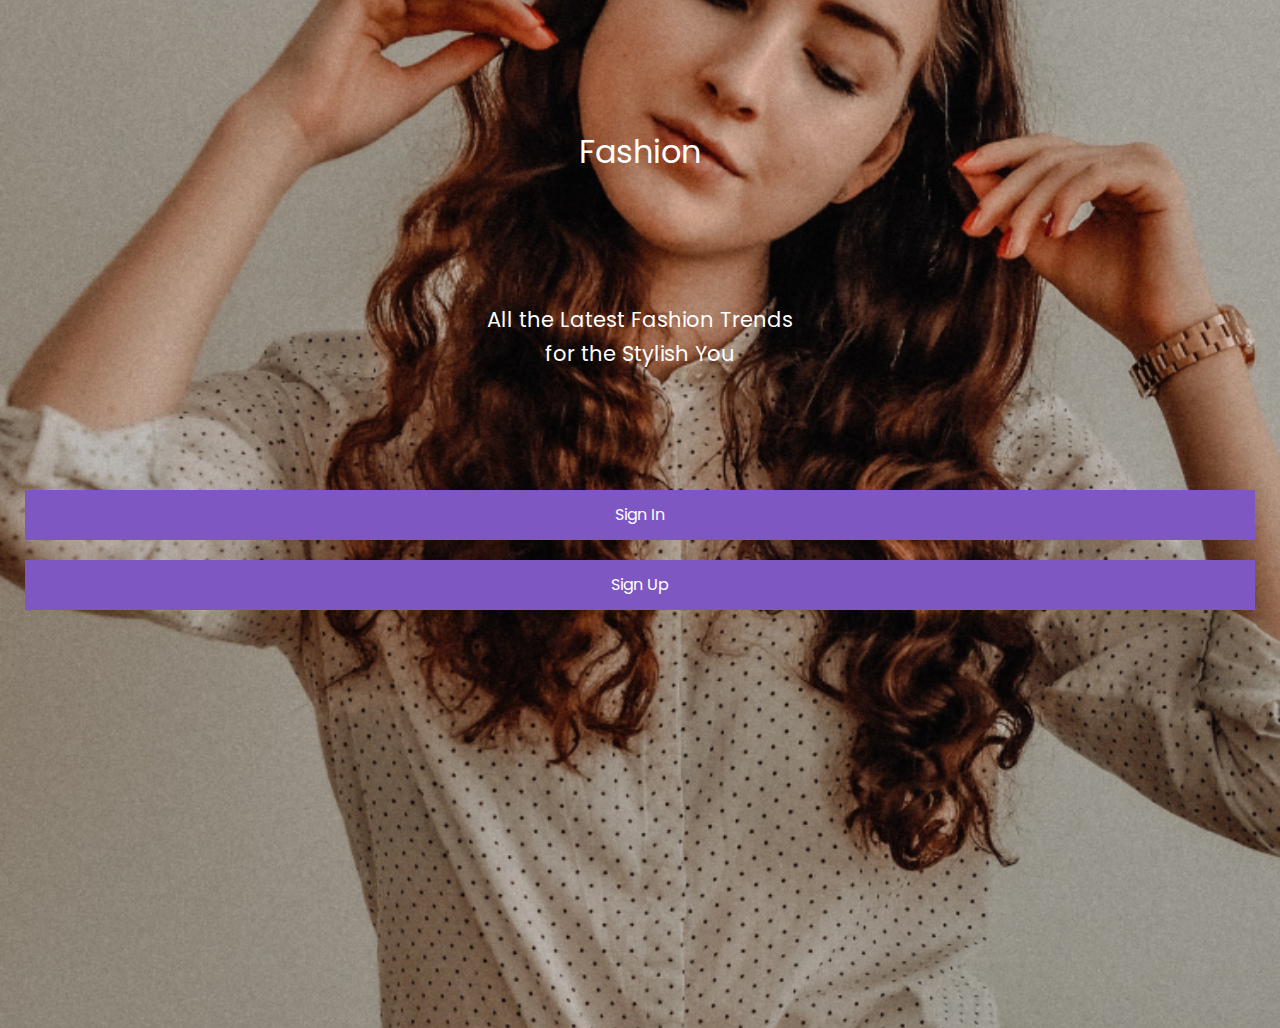
<file: index.html>
<!DOCTYPE html>
<html lang="en">
<head>
    <meta charset="UTF-8">
    <meta http-equiv="X-UA-Compatible" content="IE=edge">
    <meta name="viewport" content="width=device-width, initial-scale=1.0">
    <title>Welcome</title>
    <!-- <link rel="stylesheet" href="css/reset.css"> -->
    <link rel="stylesheet" href="css/style.css">

    <link rel="stylesheet" href="https://cdnjs.cloudflare.com/ajax/libs/font-awesome/5.9.0/css/all.min.css" />

    <!-- <link href="https://fonts.googleapis.com/css2?family=Poppins:wght@300;400;500;600;700&display=swap" rel="stylesheet"> -->
</head>
<body class="welcome">
    <div class="container">
        <h1 class="main-tt text-center">Fashion</h1>
        <p>All the Latest Fashion Trends for the Stylish You</p>

        <p class="sign_links">
            <a href="signIn.html" class="btn">Sign In</a>
            <a href="signup.html" class="btn">Sign Up</a>
        </p>
    </div>
   
</body>
</html>
</file>
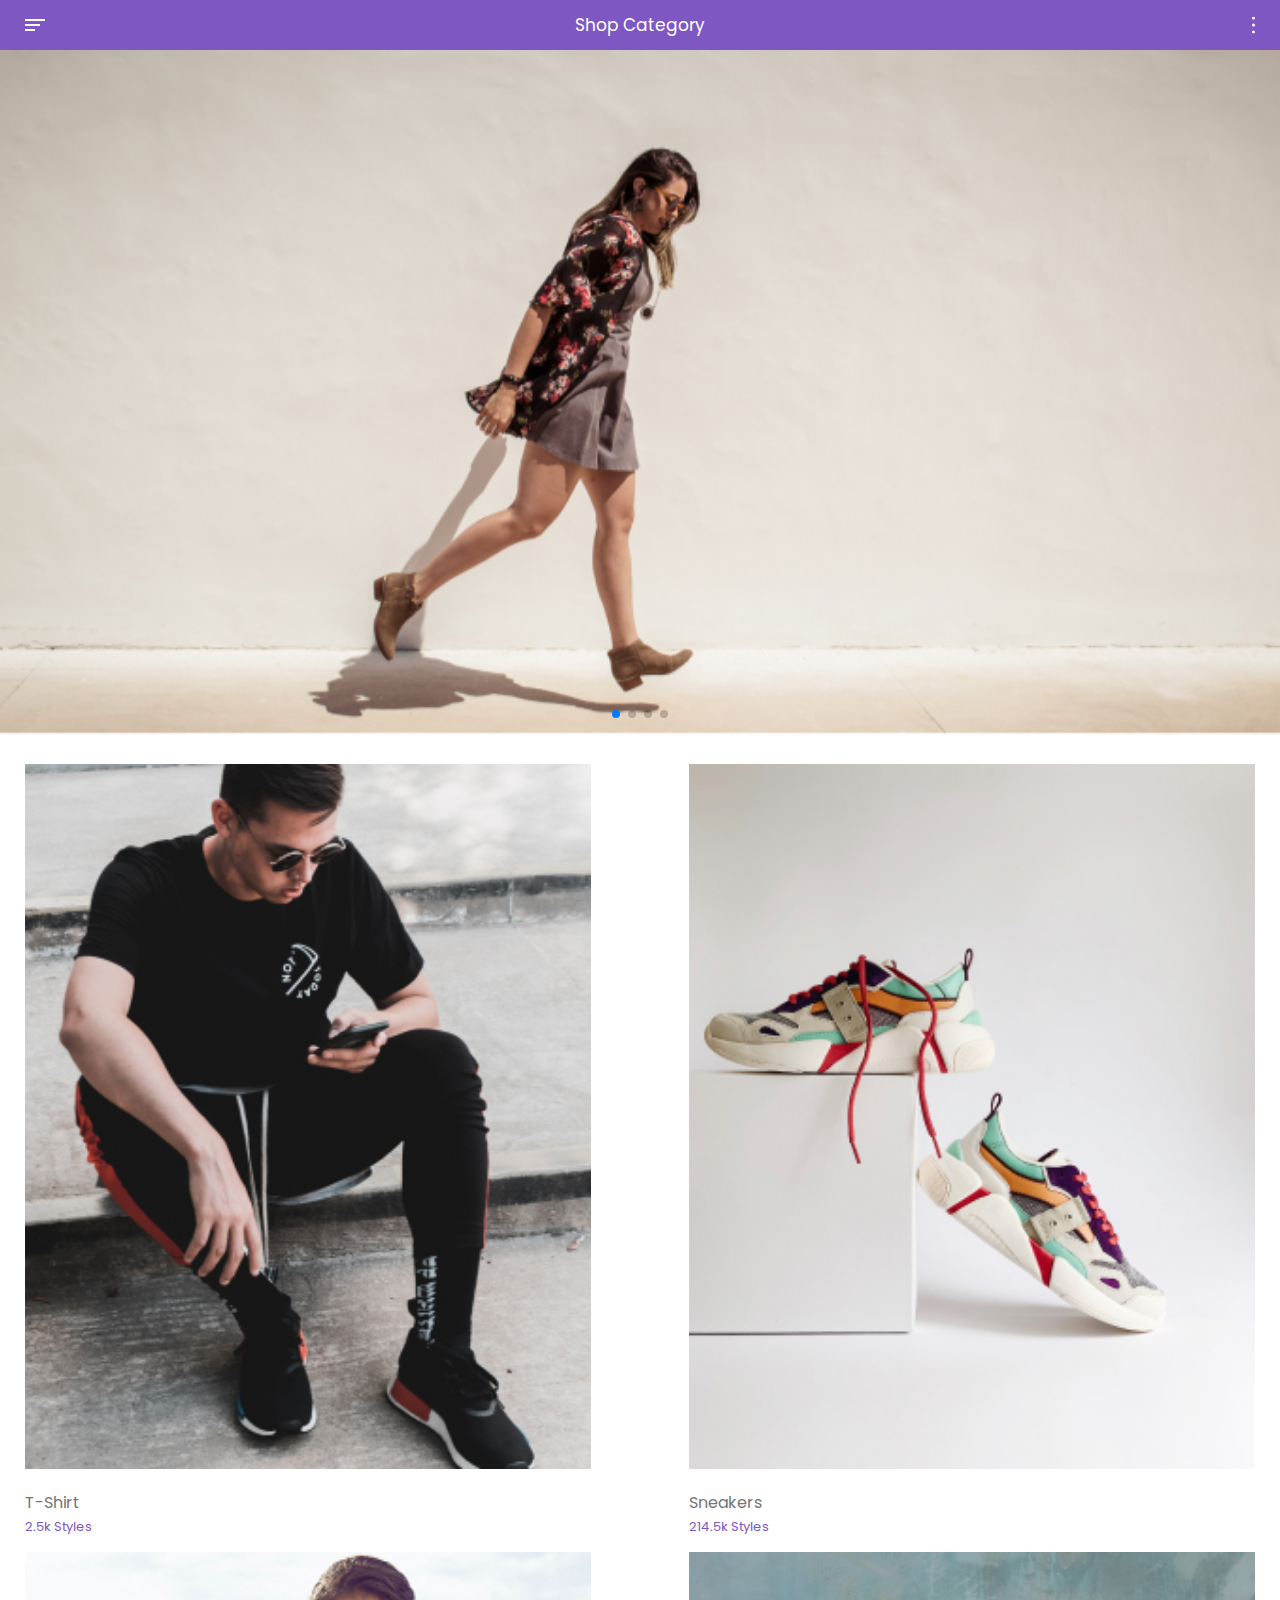
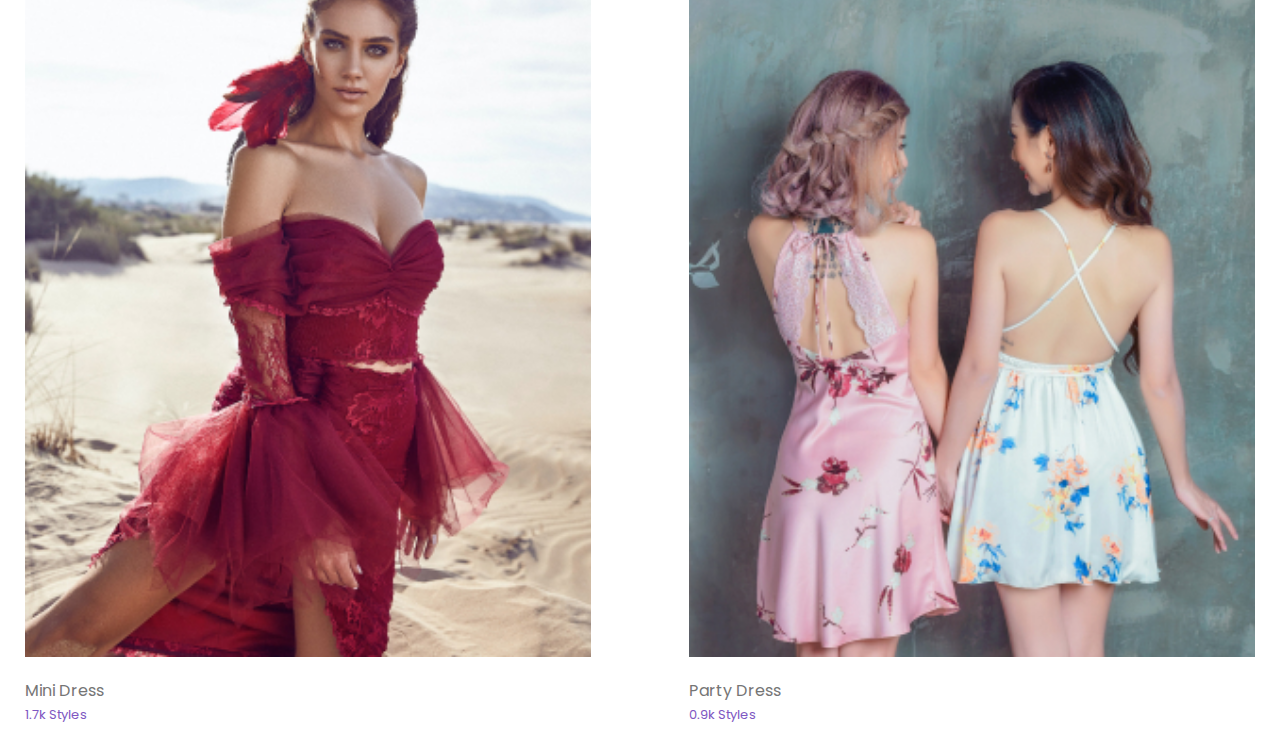
<file: category.html>
<!DOCTYPE html>
<html lang="en">

<head>
    <meta charset="UTF-8">
    <meta http-equiv="X-UA-Compatible" content="IE=edge">
    <meta name="viewport" content="width=device-width, initial-scale=1.0">
    <title>Shop Category</title>
    <link rel="stylesheet" href="https://cdn.jsdelivr.net/npm/swiper@9/swiper-bundle.min.css" />
    <link rel="stylesheet" href="css/style.css">

</head>

<body>
    <header>
        <img src="images/menu_Icon_left.svg" alt="menu_Icon" class="menu_Icon_left">
        <h2>Shop Category</h2>
        <img src="images/menu_Icon_right.svg" alt="menu_Icon" class="menu_Icon_right">
    </header>

    <!-- Slider main container -->
    <div class="category_slide">
        <div class="swiper-wrapper">
            <div class="swiper-slide">
                <img src="images/caterory_slide_01.jpg" alt="caterory_slide_01">
            </div>
            <div class="swiper-slide">
                <img src="images/caterory_slide_02.jpg" alt="caterory_slide_02">
            </div>
            <div class="swiper-slide">
                <img src="images/caterory_slide_03.jpg" alt="caterory_slide_03">
            </div>
            <div class="swiper-slide">
                <img src="images/caterory_slide_04.jpg" alt="caterory_slide_04">
            </div>
        </div>
        <!-- If we need pagination -->
        <div class="swiper-pagination"></div>

        <ul class="category_list container clearfix">
            <li>
                <img src="./images/category_product_01.jpg" alt="">
                <h3>T-Shirt</h3>
                <h4>2.5k Styles</h4>
            </li>
            <li>
                <img src="./images/category_product_02.jpg" alt="">
                <h3>Sneakers</h3>
                <h4>214.5k Styles</h4>
            </li>
            <li>
                <img src="./images/category_product_03.jpg" alt="">
                <h3>Mini Dress</h3>
                <h4>1.7k Styles</h4>
            </li>
            <li>
                <img src="./images/category_product_04.jpg" alt="">
                <h3>Party Dress</h3>
                <h4>0.9k Styles</h4>
            </li>
        </ul>




    </div><!-- //Slider main containe -->

    <script src="https://cdn.jsdelivr.net/npm/swiper@9/swiper-bundle.min.js"></script>

    <script>
        const swiper = new Swiper('.category_slide', {
            // Optional parameters
            loop: true,
            autoplay: true,


            // If we need pagination
            pagination: {
                el: '.category_slide .swiper-pagination',
                clickable: true,
            },

        });
    </script>

</body>

</html>
</file>
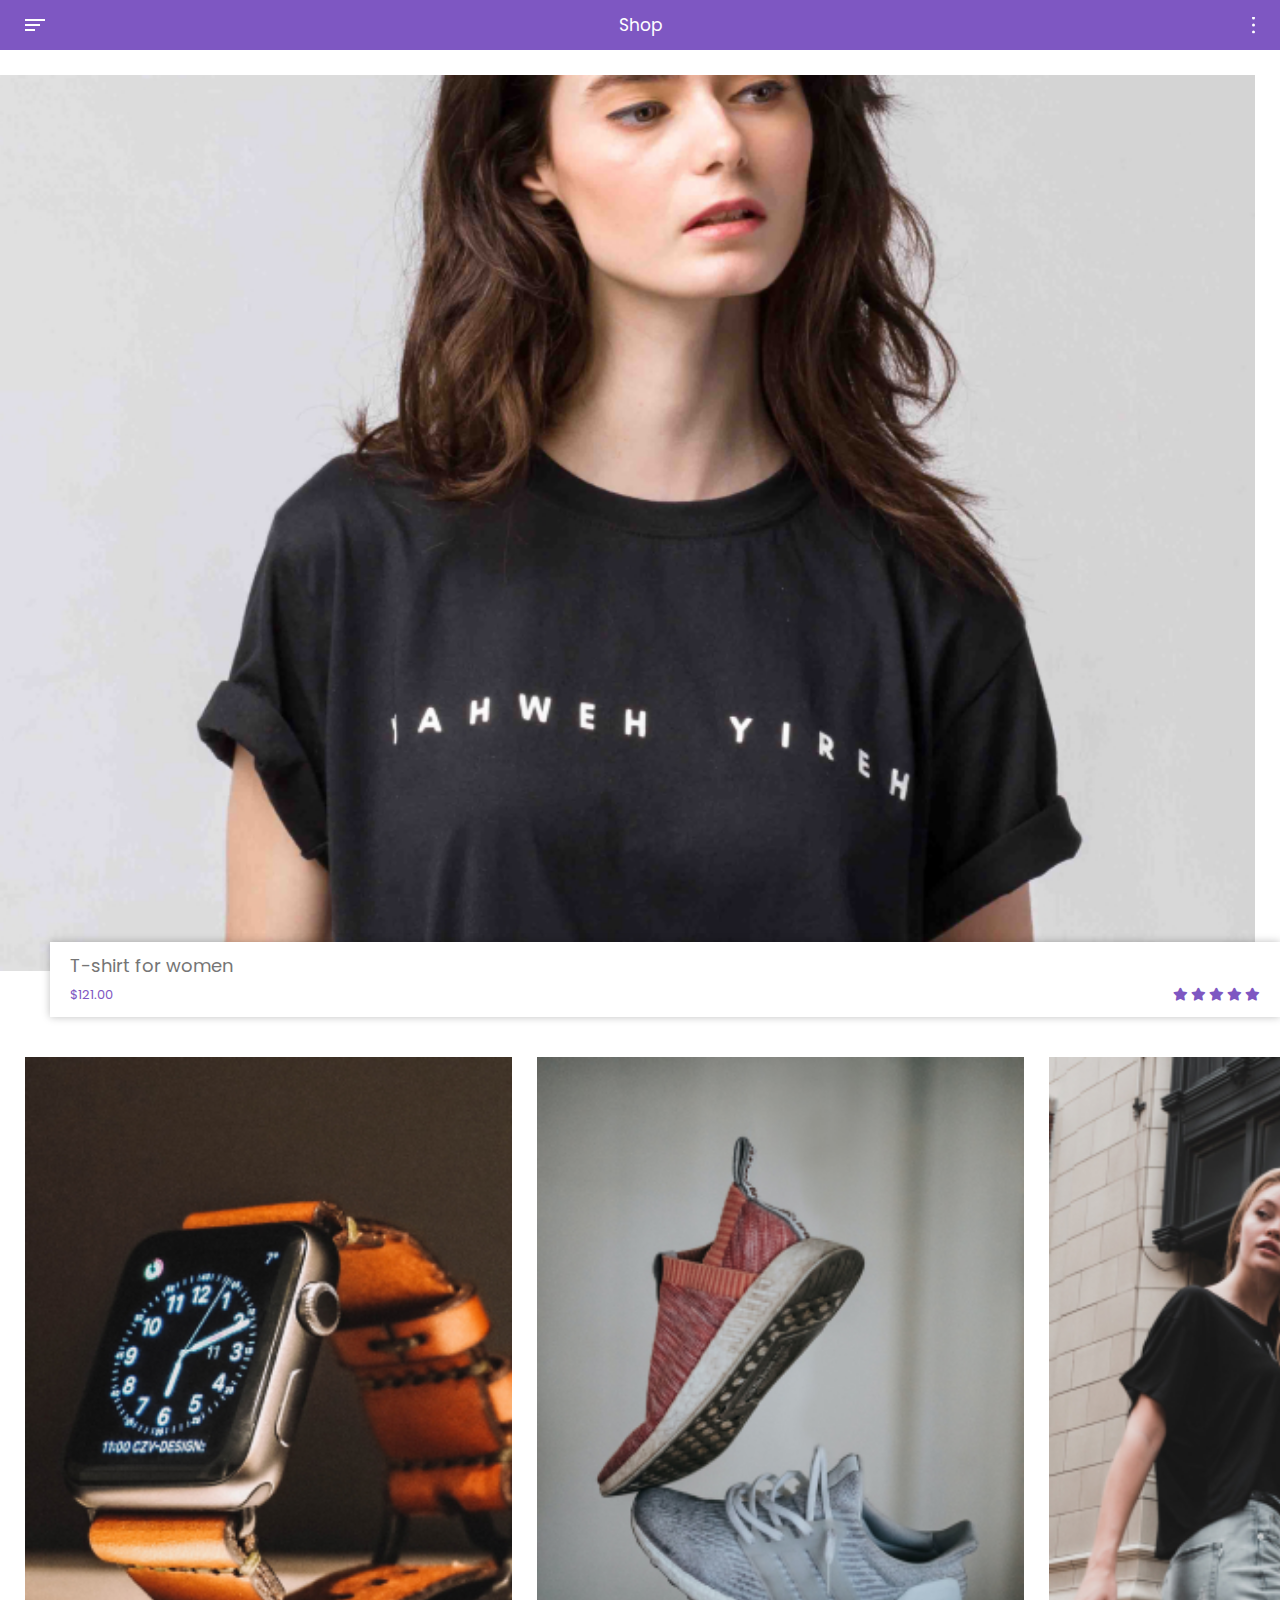
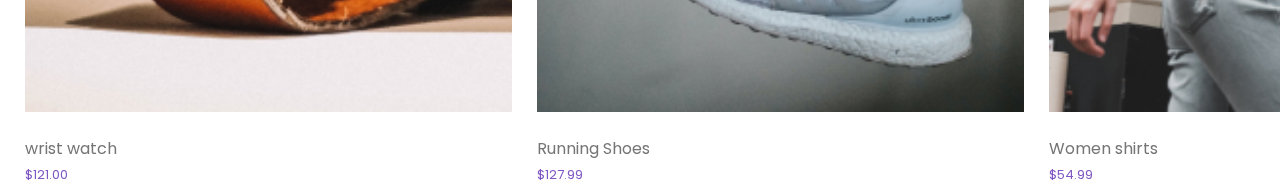
<file: shop.html>
<!DOCTYPE html>
<html lang="en">

<head>
    <meta charset="UTF-8">
    <meta http-equiv="X-UA-Compatible" content="IE=edge">
    <meta name="viewport" content="width=device-width, initial-scale=1.0">
    <title>Shop</title>
    <link rel="stylesheet" href="https://cdn.jsdelivr.net/npm/swiper@9/swiper-bundle.min.css" />
    <link rel="stylesheet" href="css/style.css">

    <link rel="stylesheet" href="https://cdnjs.cloudflare.com/ajax/libs/font-awesome/5.9.0/css/all.min.css" />
</head>

<body>
    <header>
        <img src="images/menu_Icon_left.svg" alt="menu_Icon" class="menu_Icon_left">
        <h2>Shop</h2>
        <img src="images/menu_Icon_right.svg" alt="menu_Icon" class="menu_Icon_right">
    </header>
    <div class="top_product">
        <img src="images/top_product_img.jpg" alt="">
        <div class="info">
            <h2>T-shirt for women</h2>
            <div class="desc">
                <span class="price">$121.00</span>
                <div class="rate">
                    <i class="fas fa-star"></i>
                    <i class="fas fa-star"></i>
                    <i class="fas fa-star"></i>
                    <i class="fas fa-star"></i>
                    <i class="fas fa-star"></i>
                </div>
            </div>
        </div>
    </div><!-- //top product -->

    <!-- Slider main container -->
    <div class="shop_product">

        <div class="product_list swiper-wrapper">

            <div class="swiper-slide">
                <img src="images/shop_list_01_watch.jpg" alt="wrist watch">
                <h3>wrist watch</h3>
                <h4>$121.00</h4>
            </div>
            <div class="swiper-slide">
                <img src="images/shop_list_02_shoes.jpg" alt="Running Shoes">
                <h3>Running Shoes</h3>
                <h4>$127.99</h4>
            </div>
            <div class="swiper-slide">
                <img src="images/shop_list_03_shirts.jpg" alt="Women shirtsh">
                <h3>Women shirts</h3>
                <h4>$54.99</h4>
            </div>
            <div class="swiper-slide">
                <img src="images/shop_list_01_watch.jpg" alt="wrist watch">
                <h3>wrist watch</h3>
                <h4>$121.00</h4>
            </div>
            <div class="swiper-slide">
                <img src="images/shop_list_02_shoes.jpg" alt="Running Shoes">
                <h3>Running Shoes</h3>
                <h4>$127.99</h4>
            </div>
            <div class="swiper-slide">
                <img src="images/shop_list_03_shirts.jpg" alt="Women shirtsh">
                <h3>Women shirts</h3>
                <h4>$54.99</h4>
            </div>
        </div>
    </div><!-- ///Slider main container -->

    <script src="https://cdn.jsdelivr.net/npm/swiper@9/swiper-bundle.min.js"></script>

    <script>
        const swiper = new Swiper('.shop_product', {
            // Optional parameters
            // direction: 'vertical',(방향 주석처리 함)
            loop: true,
            slidesPerView: 2.5,//화면에 몇 개가 나오게 할 것인가
            spaceBetween: 25,//사이에 간격을 말함.
        });
    </script>
</body>

</html>
</file>
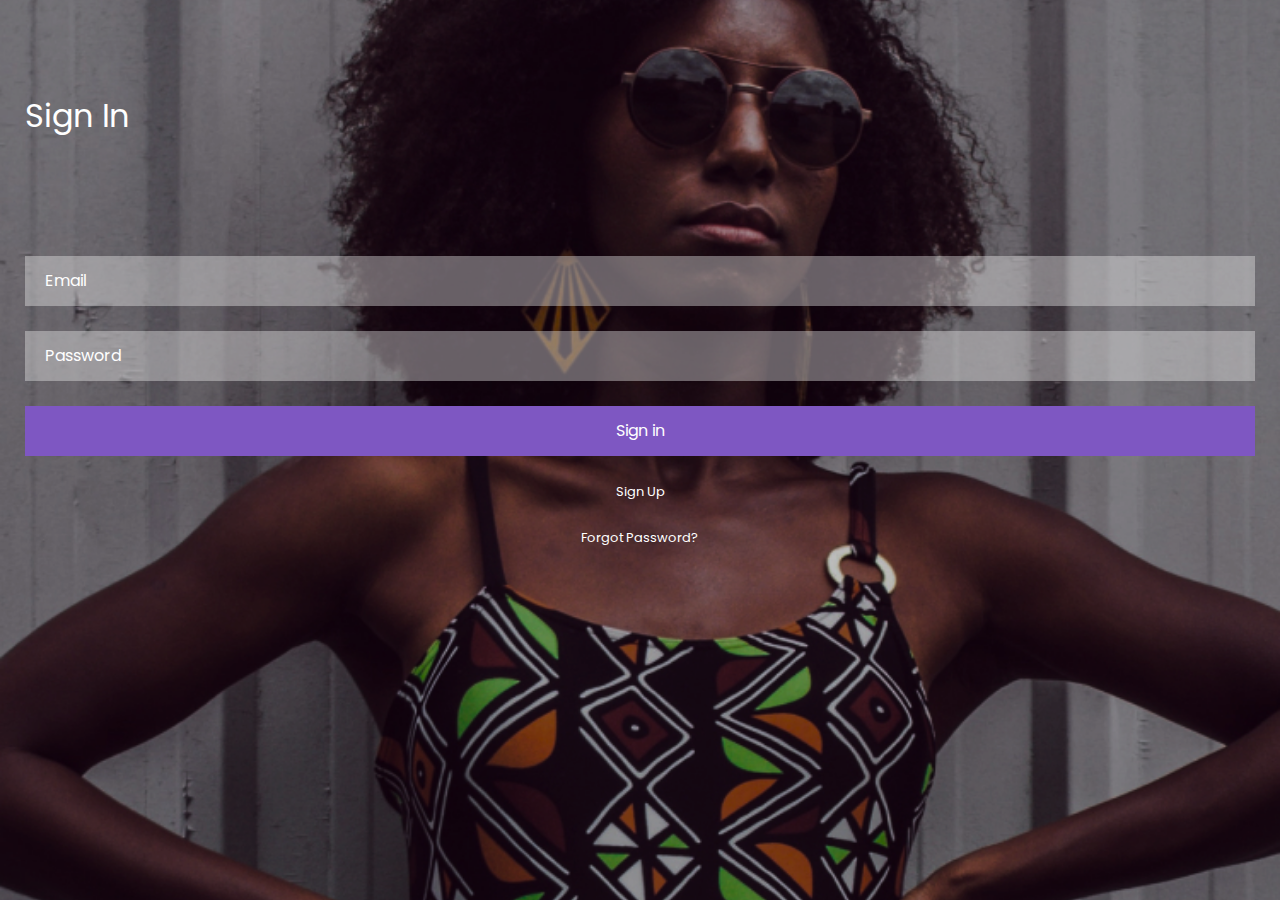
<file: signin.html>
<!DOCTYPE html>
<html lang="en">

<head>
    <meta charset="UTF-8">
    <meta http-equiv="X-UA-Compatible" content="IE=edge">
    <meta name="viewport" content="width=device-width, initial-scale=1.0">
    <title>Sign In</title>
    <link rel="stylesheet" href="css/style.css">
</head>

<body>
    <div class="sign_in">
        <div class="container">
            <h2 class="main-tt">Sign In</h2>
            <form action="#">
                <p>
                    <label for="user_email">Email</label>
                    <input type="email" id="user_email" placeholder="Email">
                </p>
                <p>
                    <label for="user_pw">Password</label>
                    <input type="password" id="user_pw" placeholder="Password">
                </p>
                <p>
                    <input type="submit" value="Sign in" class="btn">
                </p>
            </form>
            <p class="signin_links">
                <a href="signup.html">Sign Up</a>
             <a href="#">Forgot Password?</a>
            </p>
        </div>
    </div>
</body>

</html>
</file>
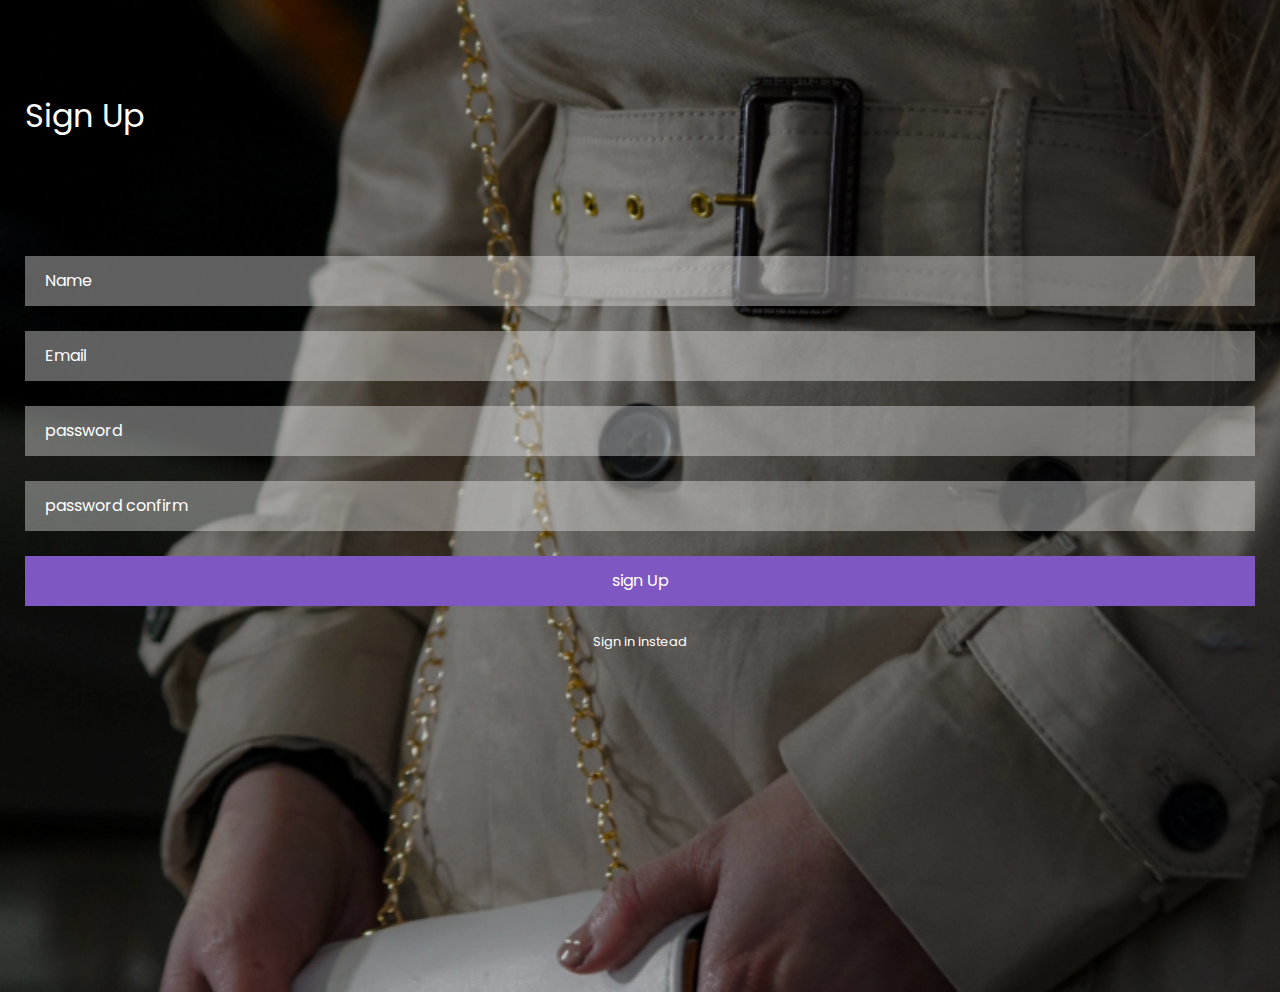
<file: signup.html>
<!DOCTYPE html>
<html lang="en">

<head>
    <meta charset="UTF-8">
    <meta http-equiv="X-UA-Compatible" content="IE=edge">
    <meta name="viewport" content="width=device-width, initial-scale=1.0">
    <title>Sign Up</title>
    <link rel="stylesheet" href="css/style.css">
</head>

<body class="sign_up">
    <div class="container">
        <h2 class="main-tt">Sign Up</h2>
        <form action="#">
            <p>
                <label for="user_name">Name</label>
                <input type="text" id="user_name" placeholder="Name">
            </p>
            <p>
                <label for="user_email">Email</label>
                <input type="email" id="user_email" placeholder="Email">
            </p>
            <p>
                <label for="user_pw">Password</label>
                <input type="password" id="user_pw" placeholder="password ">
            </p>
            <p>
                <label for="user_pacf">Password confirm</label>
                <input type="password" id="user_pacf" placeholder="password confirm">
            </p>
            <p>
                <input type="submit" value="sign Up" class="btn">
            </p>
        </form>
        <p class="signin_links">
            <a href="signin.html">Sign in instead</a>
        
        </p>
    </div>

</body>

</html>
</file>
<file: css/style.css>
@charset "UTF-8";
@import url('https://fonts.googleapis.com/css2?family=Poppins:wght@300;400;500;600;700&display=swap');
@import url(reset.css);
/* font-family: 'Poppins', sans-serif; */

body{
    font-family: 'Poppins', sans-serif; 
    font-size: 13px;/* default 16px */
    line-height: 21px;
}
.container{
   padding: 0 25px;
   width: 100%;
   box-sizing: border-box; 
}
form input::placeholder{
    font-family: 'Poppins', sans-serif;  
}
form input[value]{
    font-family: 'Poppins', sans-serif; 
}
/* text align */
.text-left{text-align:left;}
.text-center{text-align:center;}
.text-right{text-align:right;}

.main-tt{
   font-size: 32px;
   line-height: 48px; 
}

.btn.btn.btn {
    width: 100%;
    background-color: #7E57C2 !important;
    height: 50px;
    line-height: 50px;
    display: block;
    text-align: center;
    color: #fff;
    font-size: 16px;

}

/* p.welcome */
.welcome {
    height: 100vh;
    background: url(../images/welcome_bg.png)no-repeat center;
    background-size: cover;
    padding-top: 128px;
 }
 
 .welcome h1{color: #fff;}
 .welcome h1 + p{
     margin-top: 127px;
     margin-bottom: 119px;
     font-size: 21px;
     color: #fff;
     line-height: 34px;
     width: 311px;
     margin-left: auto;
     margin-right: auto;
     text-align: center;
 }
 .sign_links a:first-child{
  margin-bottom: 20px;
 }

/* sign_in */
.sign_in {
    height: 100vh;
    background: url(../images/sign_in_bg.jpg)no-repeat center;
    background-size: cover;
    padding-top: 92px;
    box-sizing: border-box;
    position: relative;
}
.sign_in::before{content:""; position: absolute;
left: 0; top: 0; width: 100%; height: 100%;
background-color: rgba(0,0,0,0.2);
}
.sign_in h2{color: #fff;
    position: relative;
    z-index: 50;/* //포지션이 있어야 실행됨 */
}
[class^="sign"] form {
    position: relative;
    margin-top: 116px;
    
}
[class^="sign"] form label{
    display: none;
}
[class^="sign"] form input{
    width: 100%;
    height: 50px;
    line-height: 50px;
    border: none;
    background-color: rgba(238,238,238,0.4);
    outline: none; /* 커서가 생길때 나타나는 border밖의 선 */
    padding: 0 20px;
    box-sizing: border-box;
    color: #fff;
    font-size: 16px;
}

[class^="sign"] form input::placeholder{
    color: #fff;
}
[class^="sign"] form p:not(:last-child){
    margin-bottom: 25px;
}

.signin_links{
    position: relative;
    margin-top: 25px;
}
.signin_links a{
    display: block;
    text-align: center;
    color: #fff;
}
.signin_links a:nth-child(1){
    margin-bottom: 25px;
}

/* Sign Up  */
.sign_up {
    height: 100vh;
    background: url(../images/sign_up_bg.jpg)no-repeat center;
    background-size: cover;
    position: relative;
    padding-top: 92px;
    background-size: border-box;
}

.sign_up::before {
    content: "";
    position: absolute;
    left: 0;
    top: 0;
    width: 100%;
    height: 100%;
    background-color: rgba(0, 0, 0, 0.2);
}

.sign_up .container {
    position: relative;
}

.sign_up h2 {
    color: #fff;
}

.sign_up .sign_links {
    margin-top: 25px;
}

/* shop */
header {
    position: relative;
    background-color: #7E57C2;
    height: 50px;
}

header>h2 {
    font-size: 17px;
    line-height: 50px;
    color: #fff;
    text-align: center;
}

header>img {
    position: absolute;
    top: 50%;
    transform: translateY(-50%);
}

header>img.menu_Icon_left {
    left: 25px;
}

header>img.menu_Icon_right {
    right: 25px;
}

.top_product {
    position: relative;
    padding: 25px 25px 0 0;

}

.top_product img {
    width: 100%;
}

.top_product .info {
    /* box-shadow: x값 Y값 blur spread color; */
    box-shadow: 0 0 8px rgba(0, 0, 0, 0.25);
    left: 50px;
    position: absolute;
    right: 0;
    bottom: -40px;
    background-color: #fff;
    padding: 10px 20px 12px;

}

.top_product .info h2 {
    /* text-shadow: x값 y값 blur color; */
    color: #757575;
    font-size: 18px;
    line-height: 27px;
    margin-bottom: 5px;
}

.top_product .info .desc {}

.top_product .info .desc .price {
    color: #7e57c2;
    font-size: 13px;
    line-height: 21px;
}

.top_product .info .desc .rate {
    color: #7e57c2;
    font-size: 13px;
    line-height: 21px;
    position: absolute;
    right: 20px;
    bottom: 12px;
}


.top_product .info .desc .rate i {}

.shop_product {
    padding-left: 25px;
    margin-top: 80px;
    overflow: hidden;
}

.product_list {}

.shop_product .swiper-slide .swiper-slide {
    width: 125px;
}

.shop_product .swiper-slide img {
    width: 100%;
}

.shop_product .swiper-slide h3 {
    margin-top: 21px;
    font-size: 16px;
    line-height: 19px;
    color: #757575;
    overflow: hidden;
    text-overflow: ellipsis;
    white-space: nowrap;

}

.shop_product .swiper-slide h4 {
    margin-top: 6px;
    font-size: 13px;
    line-height: 21px;
    color: #7E57C2;
}

/* Shop Category */
.category_slide {
    position: relative;
}

.swiper-wrapper {}

.category_slide .swiper-slide {
    width: 375px;
}

.category_slide .swiper-slide img {
    width: 100%;
}

.category_slide .swiper-pagination {
    position: absolute;
    bottom: 15px;
    left: 0;
}

/* category list */

.category_list {
    margin-top: 25px;
}

.category_list li {
    float: left;
    width: 46%;
    margin-right: 8%;
    margin-bottom: 15px;
}

.category_list li:nth-child(even) {
    margin-right: 0;
}

.category_list img {
    width: 100%;
}

.category_list h3 {
    margin-top: 15px;
    font-size: 16px;
    line-height: 25px;
    color: #757575;
}

.category_list h4 {
    margin-top: 1px;
    font-size: 13px;
    line-height: 21px;
    color: #7E57C2;

}
</file>
